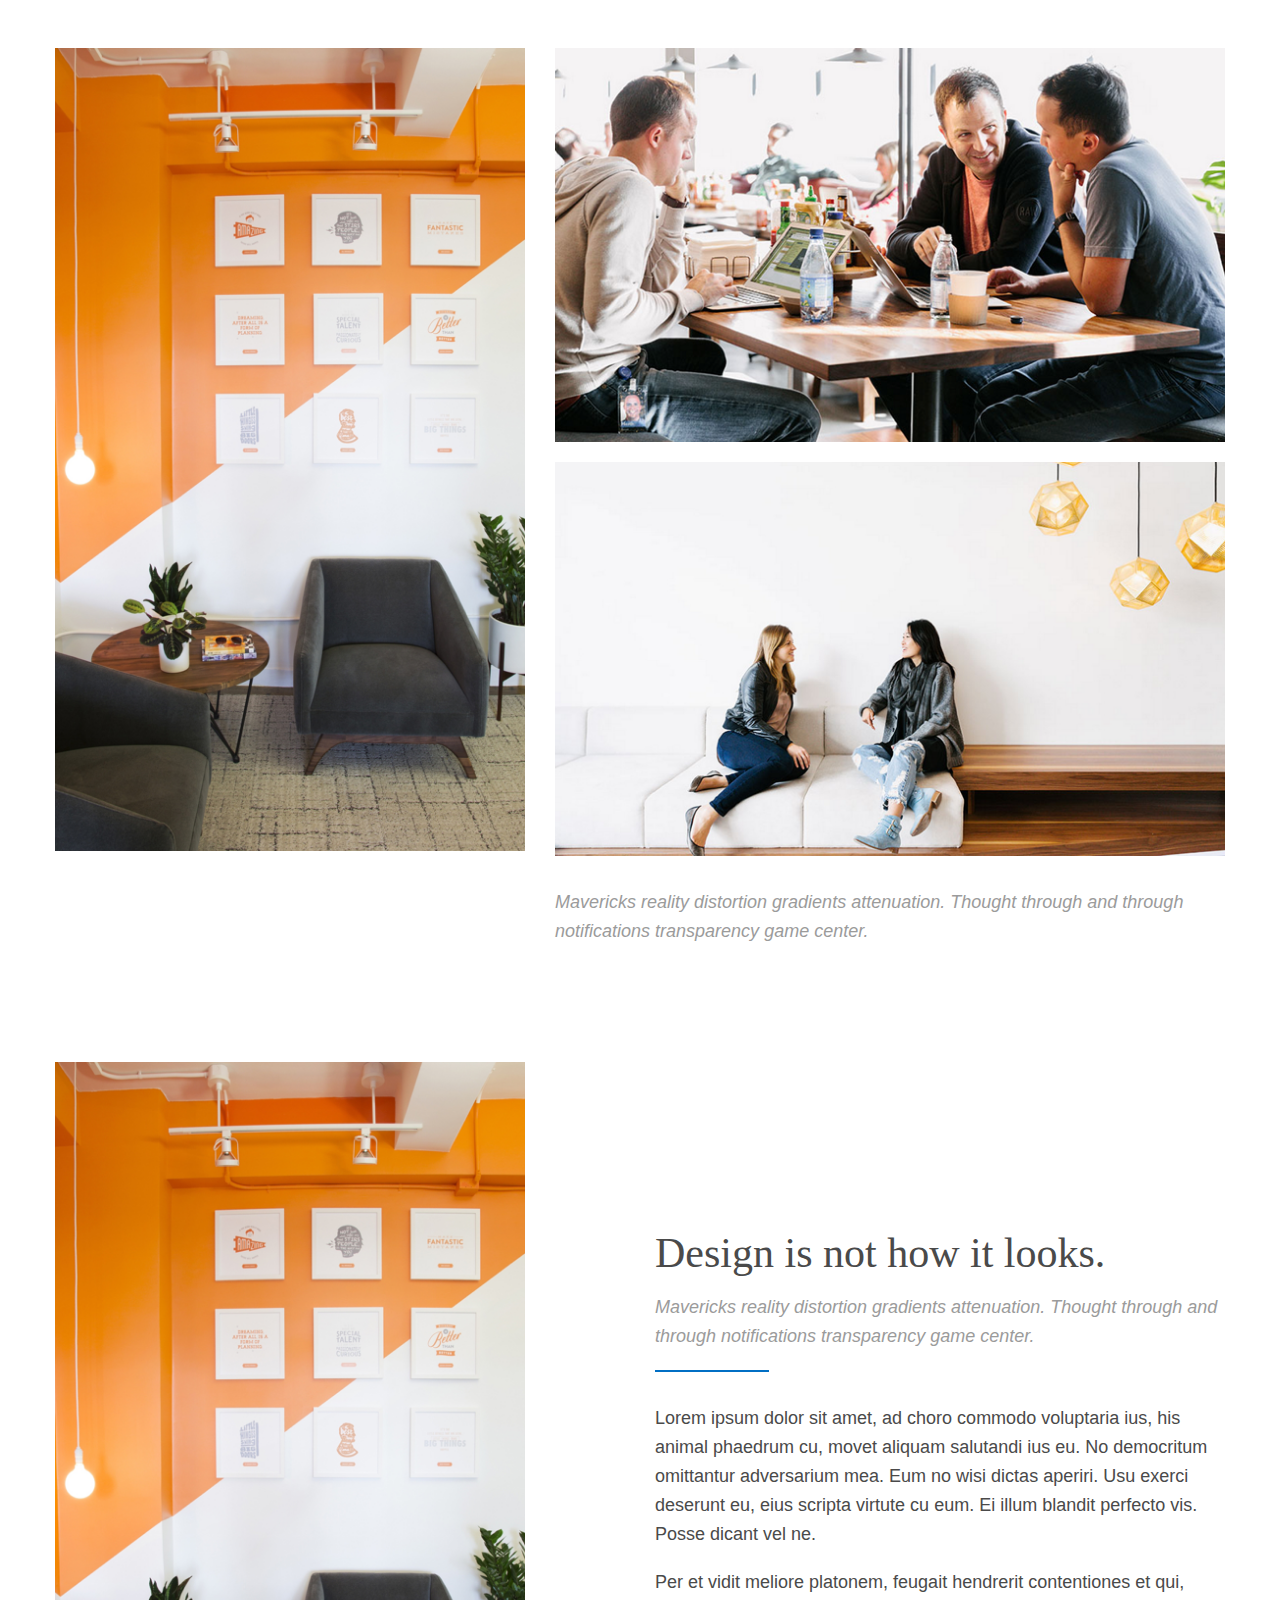
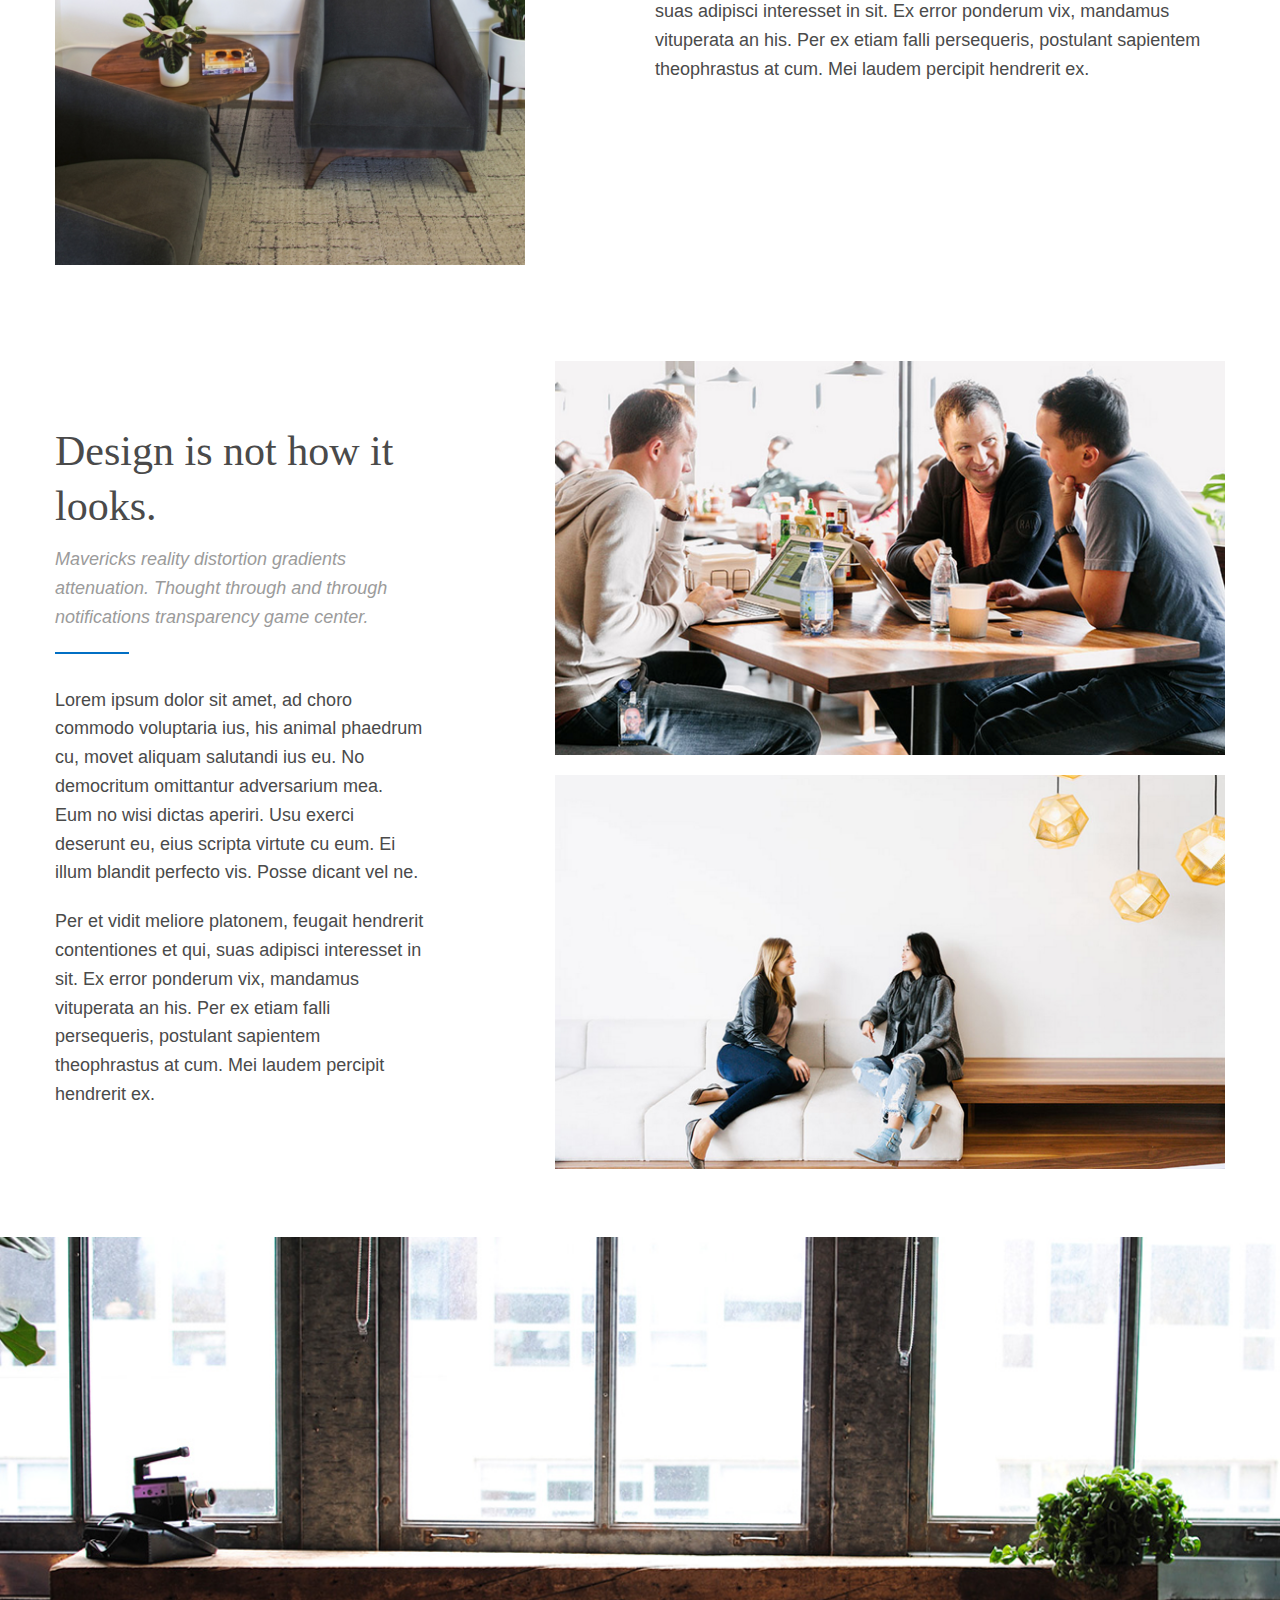
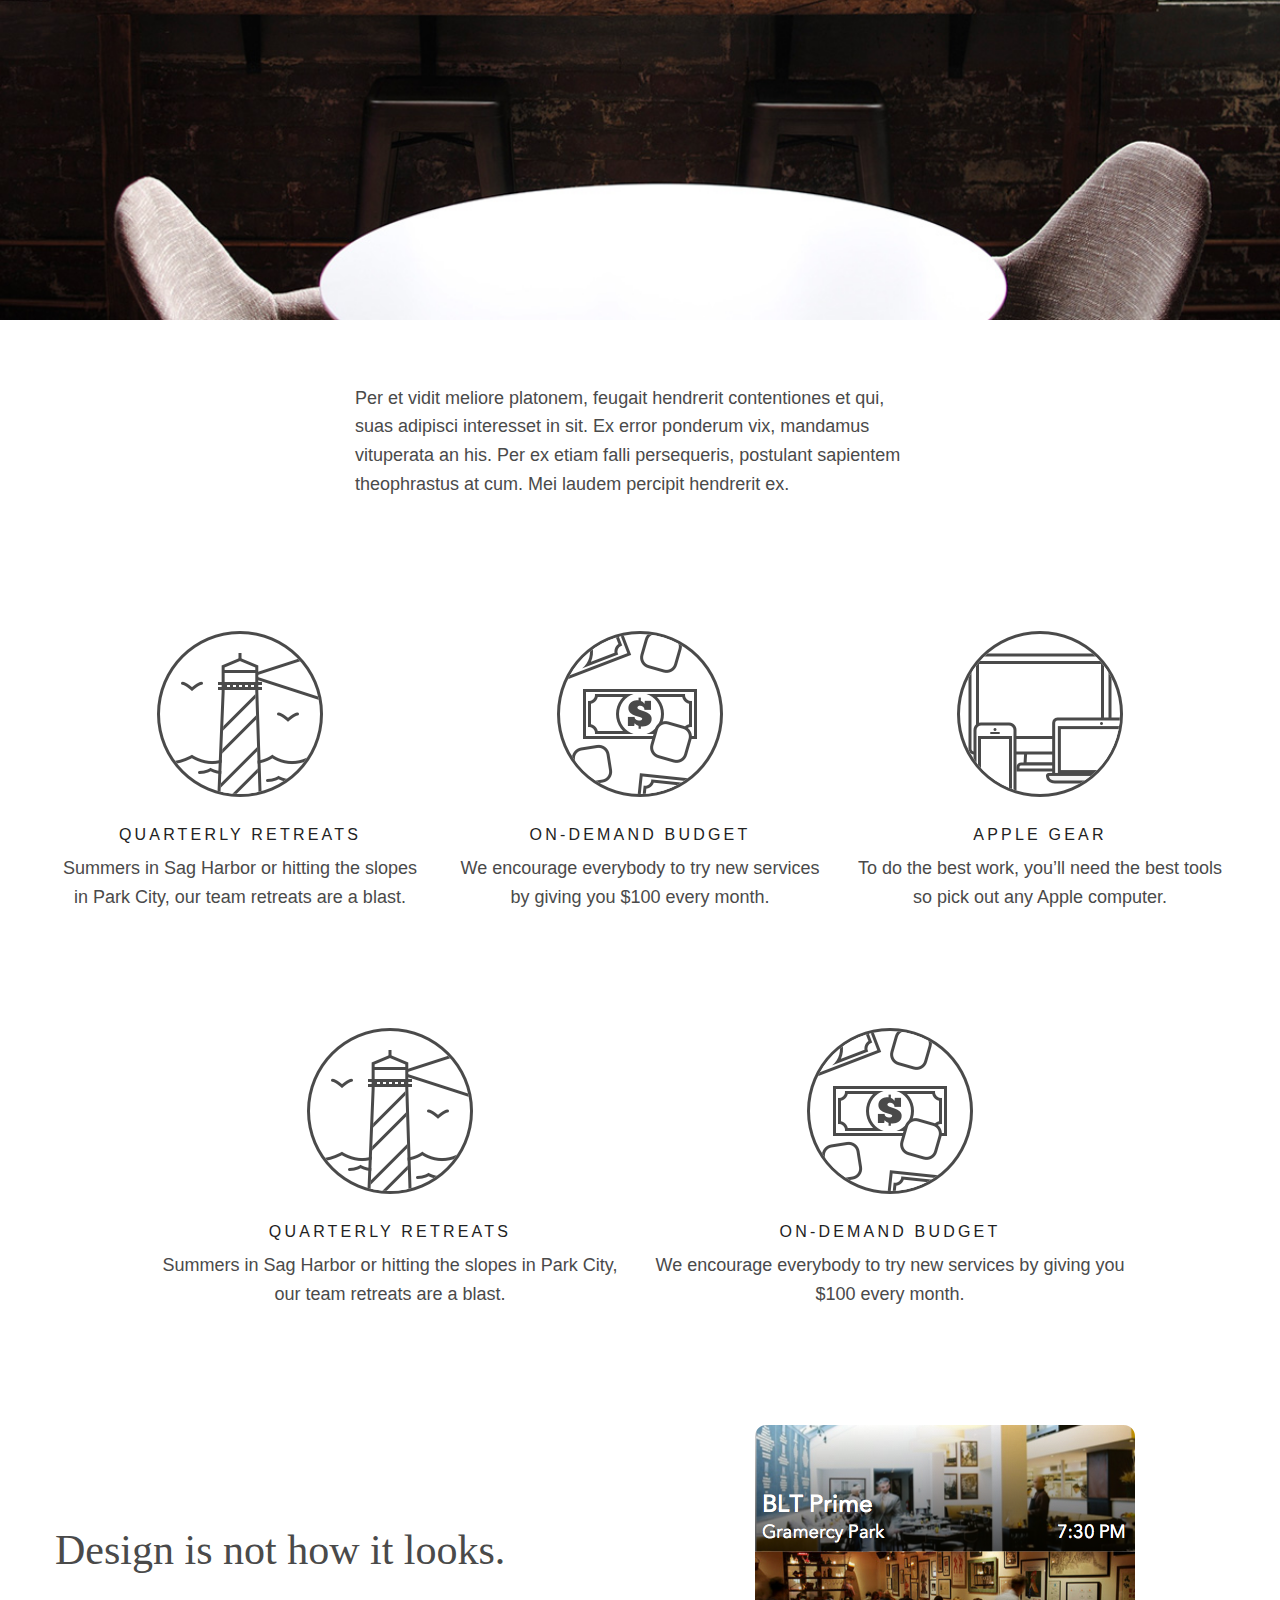
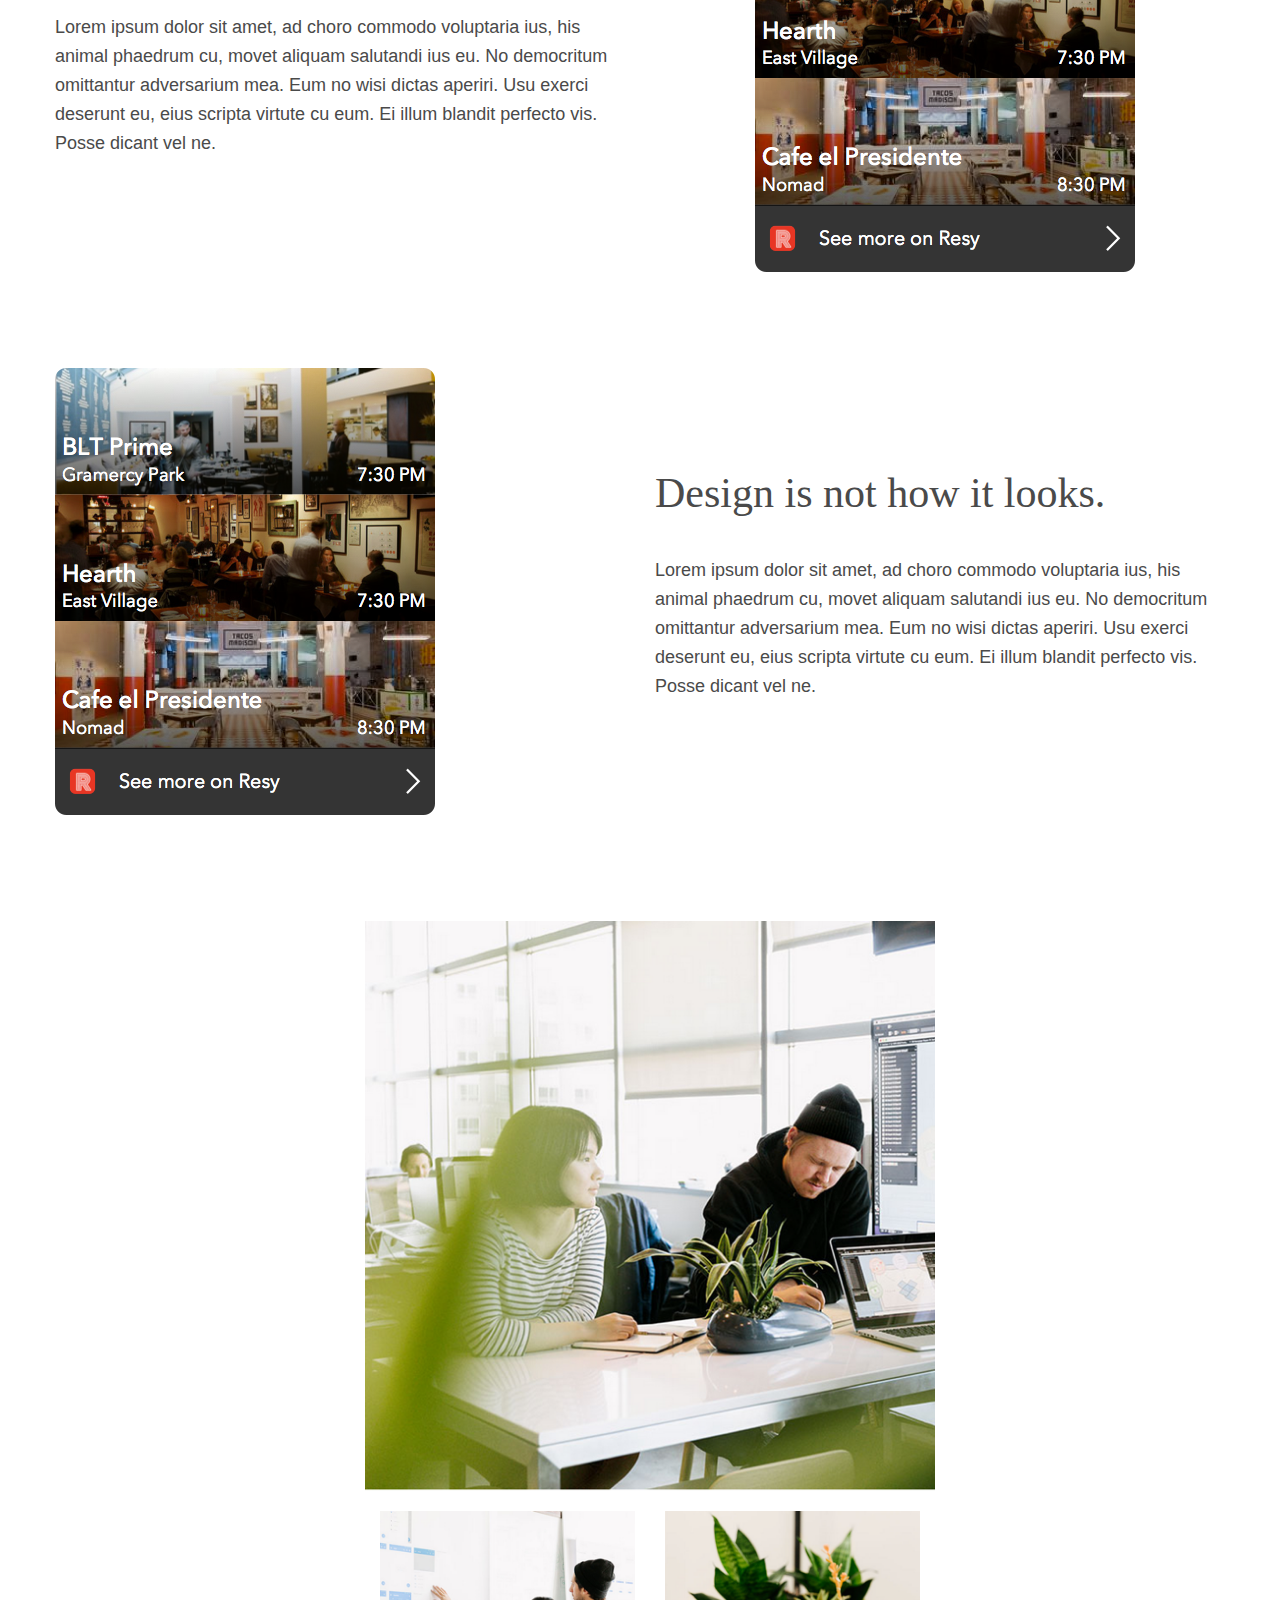
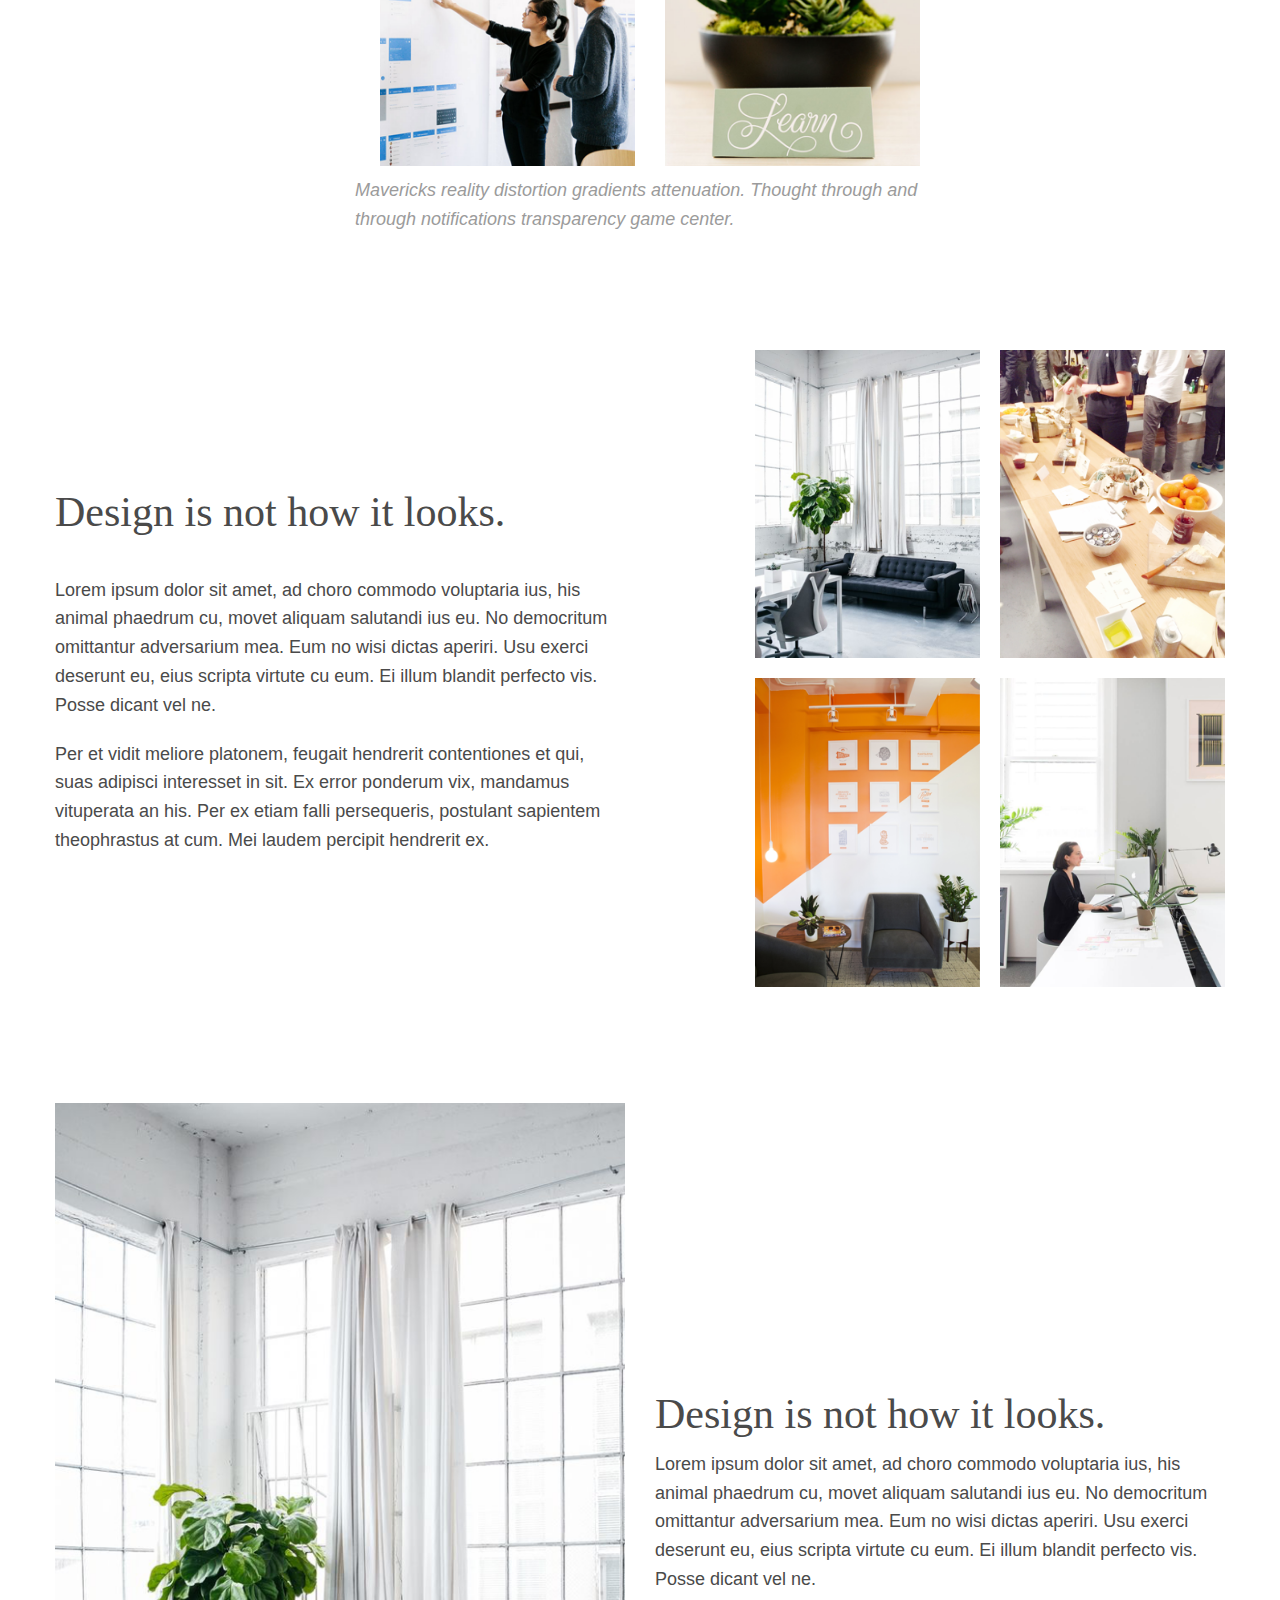
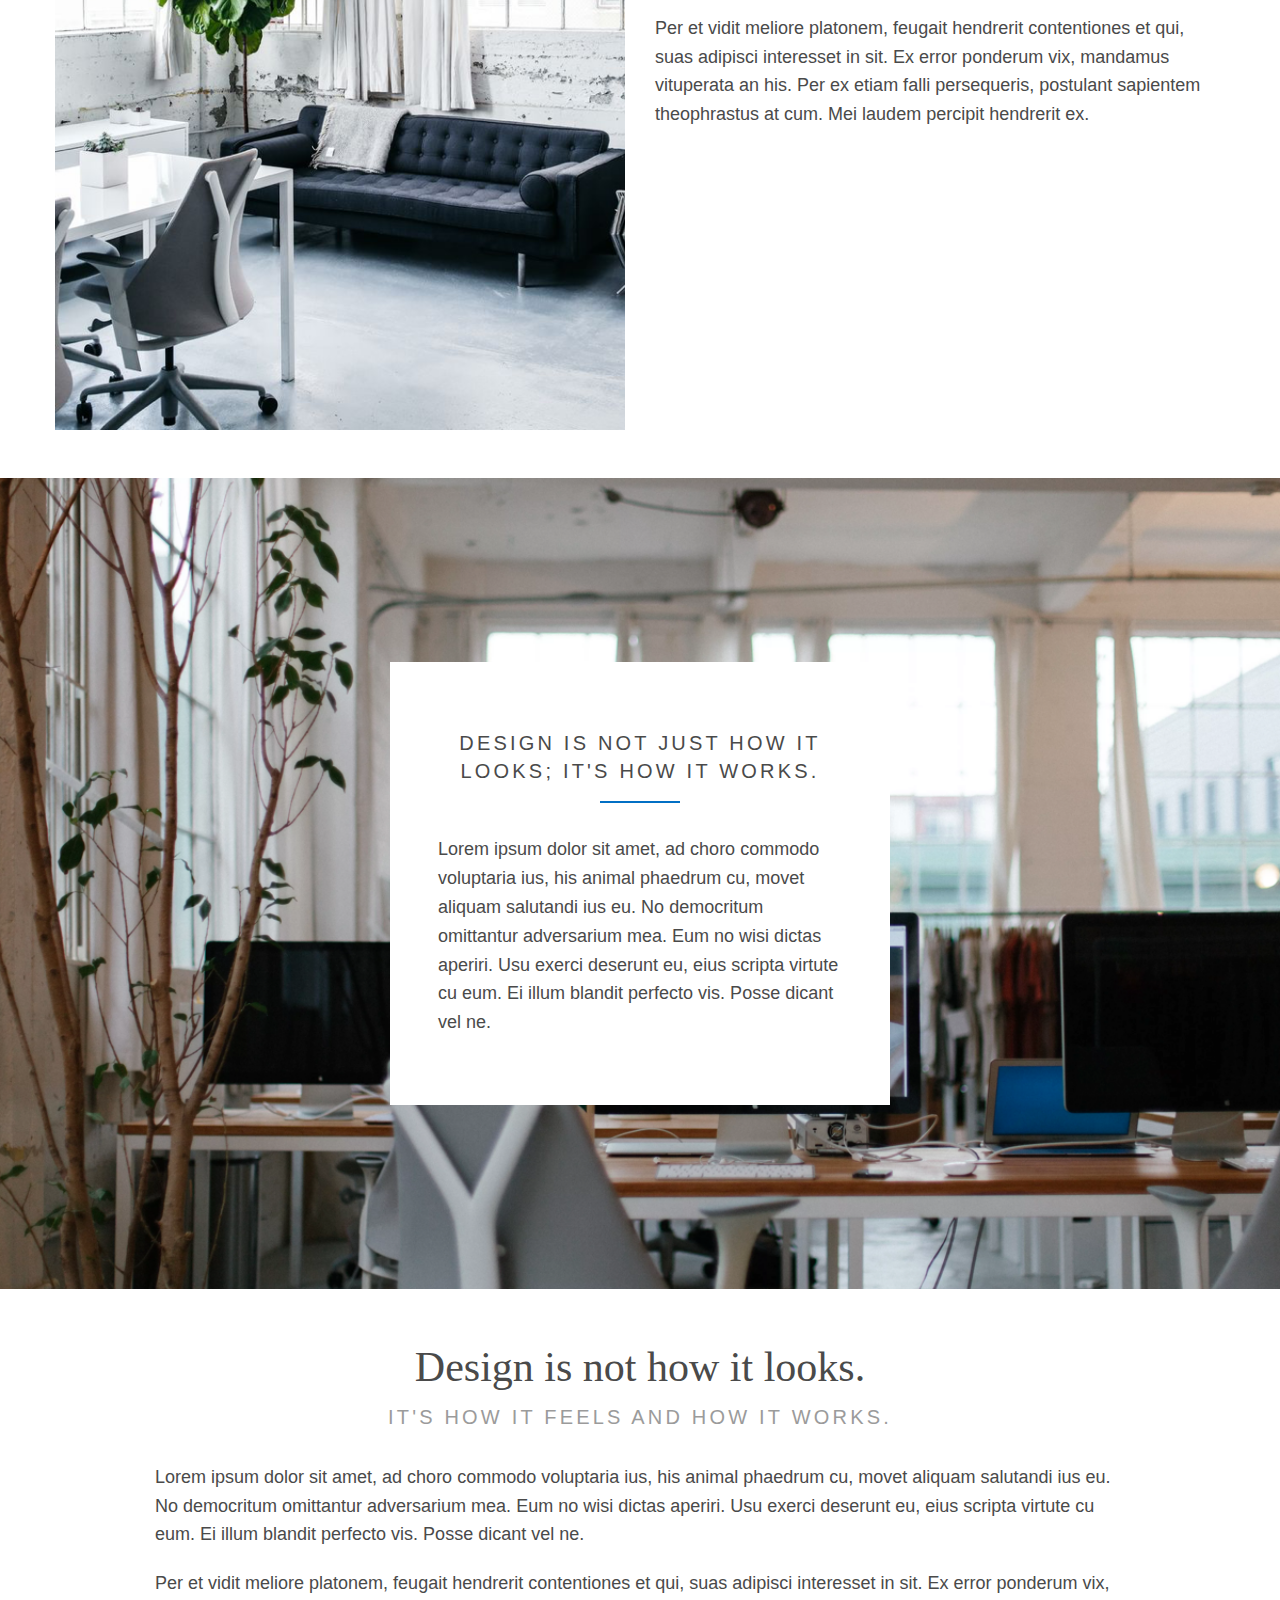
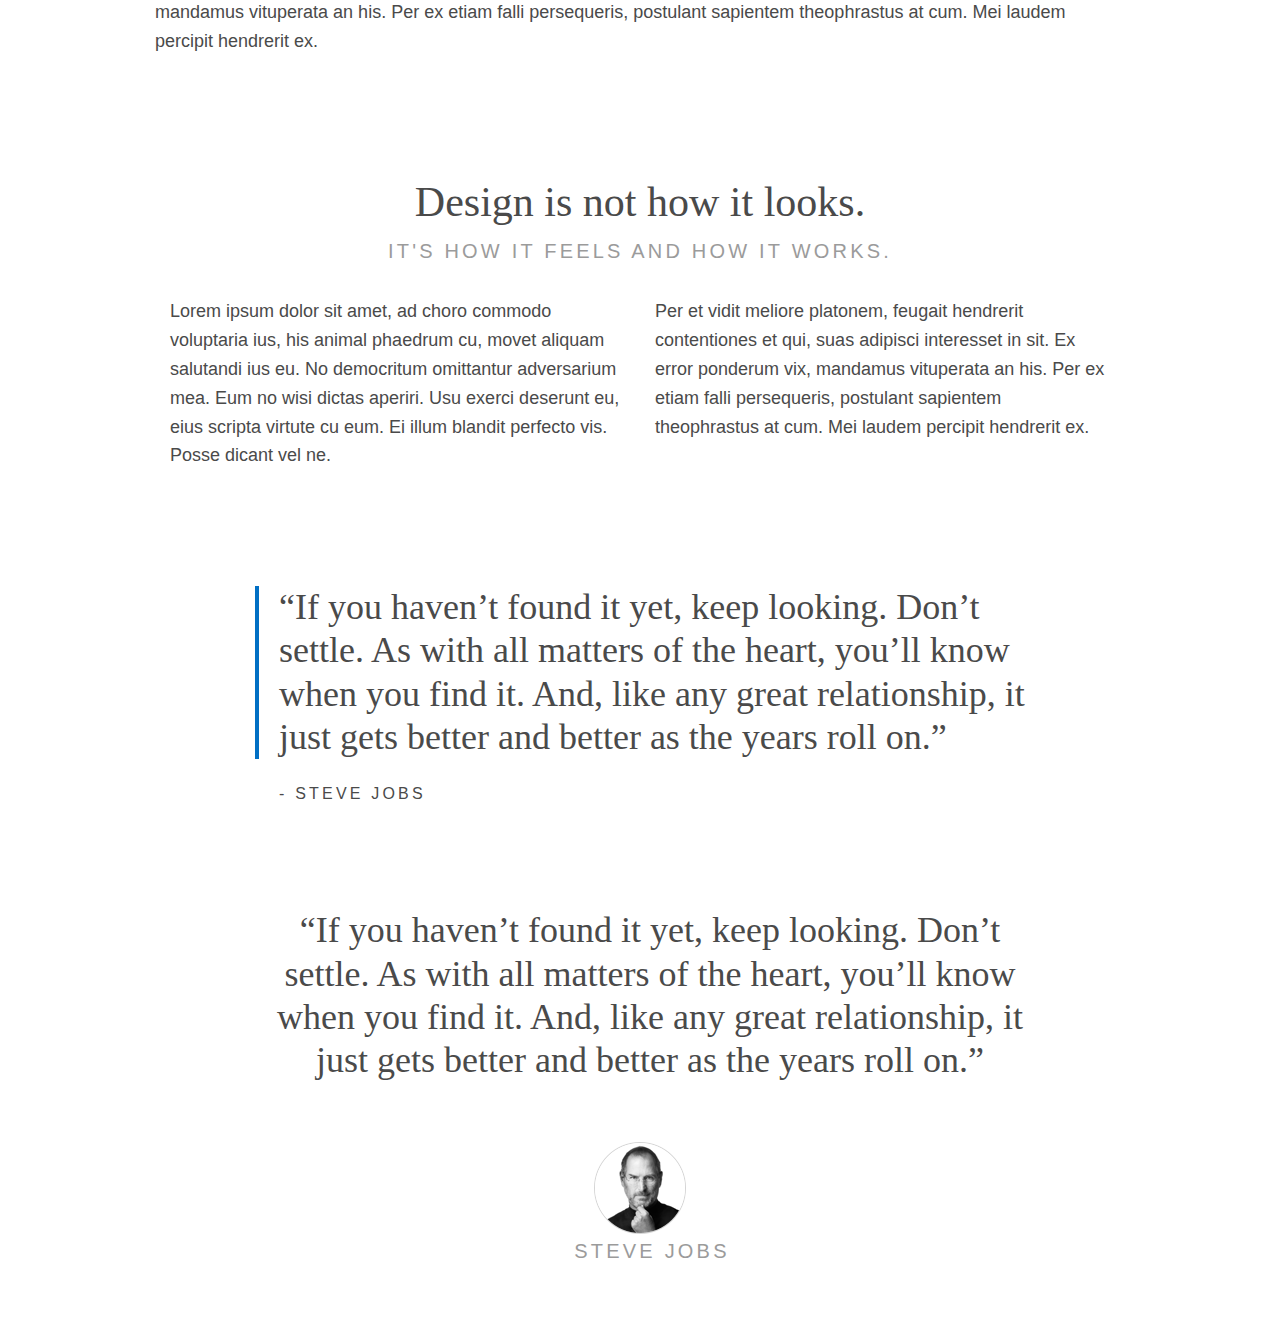
<file: index.html>
<!doctype html>
<html class="no-js" lang="en">
<head>
  <meta charset="utf-8" />
  <meta name="viewport" content="width=device-width, initial-scale=1.0" />
  <title>Button | Templates</title>
  <link rel="stylesheet" type="text/css" href="css/foundation.css" />
  <link rel="stylesheet" type="text/css" href="css/styleguide.css" />
  <link rel="stylesheet" type="text/css" href="css/templates.css" />
  <script src="js/vendor/modernizr.js"></script>
</head>

<body>
  
  <div class="row template-one">
    <div class="small-12 large-5 columns">
      <img class="img-center" alt="Orange Office" src="img/img_orange-office.png" />
    </div>
    <div class="small-12 large-7 columns">
      <img class="img-center" alt="Team" src="img/img_team-1.png" />
      <img class="img-center" alt="Team" src="img/img-team-2.png" />
      <p class="caption">Mavericks reality distortion gradients attenuation. Thought through and through notifications transparency game center.</p>
    </div>
  </div>
  
  <div class="row template-two">
    <div class="small-12 large-5 columns">
      <img class="img-center" alt="Orange Office" src="img/img_orange-office.png" />
    </div>
    <div class="small-12 large-6 large-offset-1 columns">
      <h2>Design is not how it looks.</h2>
      <p class="caption">Mavericks reality distortion gradients attenuation. Thought through and through notifications transparency game center.</p>
      <div class="hr"></div>
      <p>Lorem ipsum dolor sit amet, ad choro commodo voluptaria ius, his animal phaedrum cu, movet aliquam salutandi ius eu. No democritum omittantur adversarium mea. Eum no wisi dictas aperiri. Usu exerci deserunt eu, eius scripta virtute cu eum. Ei illum blandit perfecto vis. Posse dicant vel ne.</p>
      <p>Per et vidit meliore platonem, feugait hendrerit contentiones et qui, suas adipisci interesset in sit. Ex error ponderum vix, mandamus vituperata an his. Per ex etiam falli persequeris, postulant sapientem theophrastus at cum. Mei laudem percipit hendrerit ex.</p>
    </div>
  </div>
  
  <div class="row template-three">
    <div class="small-12 large-4 columns">
      <h2>Design is not how it looks.</h2>
      <p class="caption">Mavericks reality distortion gradients attenuation. Thought through and through notifications transparency game center.</p>
      <div class="hr"></div>
      <p>Lorem ipsum dolor sit amet, ad choro commodo voluptaria ius, his animal phaedrum cu, movet aliquam salutandi ius eu. No democritum omittantur adversarium mea. Eum no wisi dictas aperiri. Usu exerci deserunt eu, eius scripta virtute cu eum. Ei illum blandit perfecto vis. Posse dicant vel ne.</p>
      <p>Per et vidit meliore platonem, feugait hendrerit contentiones et qui, suas adipisci interesset in sit. Ex error ponderum vix, mandamus vituperata an his. Per ex etiam falli persequeris, postulant sapientem theophrastus at cum. Mei laudem percipit hendrerit ex.</p>
    </div>
    <div class="small-12 large-7 large-offset-1 columns">
      <img class="img-center" alt="Team" src="img/img_team-1.png" />
      <img class="img-center" alt="Team" src="img/img-team-2.png" />
    </div>
  </div>
  
  <img class="full-width" alt="Window Table" src="img/img_table.png" />
  <div class="row template-four">
    <div class="small-12 medium-6 small-centered columns">
      <p>Per et vidit meliore platonem, feugait hendrerit contentiones et qui, suas adipisci interesset in sit. Ex error ponderum vix, mandamus vituperata an his. Per ex etiam falli persequeris, postulant sapientem theophrastus at cum. Mei laudem percipit hendrerit ex.</p>
    </div>
  </div>
  
  <div class="row template-five">
    <div class="small-12 medium-4 columns text-center">
      <img class="img-center" alt="Retreats" src="img/ic_retreats.png" />
      <h5>Quarterly Retreats</h5>
      <p>Summers in Sag Harbor or hitting the slopes in Park City, our team retreats are a blast.</p>
    </div>
    <div class="small-12 medium-4 columns text-center">
      <img class="img-center" alt="On-Demand Budget" src="img/ic_on-demand-budget.png" />
      <h5>On-Demand Budget</h5>
      <p>We encourage everybody to try new services by giving you $100 every month.</p>
    </div>
    <div class="small-12 medium-4 columns text-center">
      <img class="img-center" alt="Apple Gear" src="img/ic_apple-gear.png" />
      <h5>Apple Gear</h5>
      <p>To do the best work, you’ll need the best tools so pick out any Apple computer.</p>
    </div>
  </div>
  
  <div class="row template-six">
    <div class="small-12 medium-5 medium-offset-1 columns text-center">
      <img class="img-center" alt="Retreats" src="img/ic_retreats.png" />
      <h5>Quarterly Retreats</h5>
      <p>Summers in Sag Harbor or hitting the slopes in Park City, our team retreats are a blast.</p>
    </div>
    <div class="small-12 medium-5 columns end text-center">
      <img class="img-center" alt="On-Demand Budget" src="img/ic_on-demand-budget.png" />
      <h5>On-Demand Budget</h5>
      <p>We encourage everybody to try new services by giving you $100 every month.</p>
    </div>
  </div>
  
  <div class="row template-seven">
    <div class="small-12 medium-6 columns">
      <h2>Design is not how it looks.</h2>
      <p>Lorem ipsum dolor sit amet, ad choro commodo voluptaria ius, his animal phaedrum cu, movet aliquam salutandi ius eu. No democritum omittantur adversarium mea. Eum no wisi dictas aperiri. Usu exerci deserunt eu, eius scripta virtute cu eum. Ei illum blandit perfecto vis. Posse dicant vel ne.</p>
    </div>
    <div class="small-12 medium-5 medium-offset-1 columns">
      <img class="img-center" alt="Commerce Card Resy" src="img/img_resy-commerce-card.png" />
    </div>
  </div>
  
  <div class="row template-eight">
    <div class="small-12 medium-6 medium-push-6 columns">
      <h2>Design is not how it looks.</h2>
      <p>Lorem ipsum dolor sit amet, ad choro commodo voluptaria ius, his animal phaedrum cu, movet aliquam salutandi ius eu. No democritum omittantur adversarium mea. Eum no wisi dictas aperiri. Usu exerci deserunt eu, eius scripta virtute cu eum. Ei illum blandit perfecto vis. Posse dicant vel ne.</p>
    </div>
    <div class="small-12 medium-5 medium-pull-7 medium-offset-1 columns">
      <img class="img-center" alt="Commerce Card Resy" src="img/img_resy-commerce-card.png" />
    </div>
  </div>
  
  <div class="row template-nine">
    <div class="small-12 medium-8 large-6 small-centered end columns">
      <img src="img/img_team-3.png" />
      <div class="small-12 medium-6 columns">
        <img src="img/img_team-4.png" />
      </div>
      <div class="small-12 medium-6 columns">
        <img src="img/img_office-learn.png" />
      </div>
      <p class="caption">Mavericks reality distortion gradients attenuation. Thought through and through notifications transparency game center.</p>
    </div>
  </div>
  
  <div class="row template-ten">
    <div class="small-12 medium-6 columns">
      <h2>Design is not how it looks.</h2>
      <p>Lorem ipsum dolor sit amet, ad choro commodo voluptaria ius, his animal phaedrum cu, movet aliquam salutandi ius eu. No democritum omittantur adversarium mea. Eum no wisi dictas aperiri. Usu exerci deserunt eu, eius scripta virtute cu eum. Ei illum blandit perfecto vis. Posse dicant vel ne.</p>
      <p>Per et vidit meliore platonem, feugait hendrerit contentiones et qui, suas adipisci interesset in sit. Ex error ponderum vix, mandamus vituperata an his. Per ex etiam falli persequeris, postulant sapientem theophrastus at cum. Mei laudem percipit hendrerit ex.</p>
    </div>
    <div class="small-12 medium-5 medium-offset-1 columns">
      <ul class="small-block-grid-2">
        <li><img src="img/img_grid-1.png" /></li>
        <li><img src="img/img_grid-2.png" /></li>
        <li><img src="img/img_grid-3.png" /></li>
        <li><img src="img/img_grid-4.png" /></li>
      </ul>
    </div> 
  </div>
  
  <div class="row template-eleven">
    <div class="small-12 medium-6 columns">
      <img class="img-center" alt="Everlane Office" src="img/img_everlane-office-1.png" />
    </div>
    <div class="small-12 medium-6 columns">
      <h2>Design is not how it looks.</h2>
      <p>Lorem ipsum dolor sit amet, ad choro commodo voluptaria ius, his animal phaedrum cu, movet aliquam salutandi ius eu. No democritum omittantur adversarium mea. Eum no wisi dictas aperiri. Usu exerci deserunt eu, eius scripta virtute cu eum. Ei illum blandit perfecto vis. Posse dicant vel ne.</p>
      <p>Per et vidit meliore platonem, feugait hendrerit contentiones et qui, suas adipisci interesset in sit. Ex error ponderum vix, mandamus vituperata an his. Per ex etiam falli persequeris, postulant sapientem theophrastus at cum. Mei laudem percipit hendrerit ex.</p>
    </div>
  </div>
  
<div class="cover-photo">
  <div class="row template-twelve">
    <div class="small-12 medium-8 large-5 small-centered columns white-box">
      <h4>Design is not just how it looks; it's how it works.</h4>
      <div class="hr"></div>
      <p>Lorem ipsum dolor sit amet, ad choro commodo voluptaria ius, his animal phaedrum cu, movet aliquam salutandi ius eu. No democritum omittantur adversarium mea. Eum no wisi dictas aperiri. Usu exerci deserunt eu, eius scripta virtute cu eum. Ei illum blandit perfecto vis. Posse dicant vel ne.</p>
    </div>
  </div>
</div>
  
  <div class="row template-thirteen">
    <div class="small-12 medium-10 small-centered columns">
      <h2 class="text-center">Design is not how it looks.</h2>
      <h4 class="text-center">It's how it feels and how it works.</h4>
      <p>Lorem ipsum dolor sit amet, ad choro commodo voluptaria ius, his animal phaedrum cu, movet aliquam salutandi ius eu. No democritum omittantur adversarium mea. Eum no wisi dictas aperiri. Usu exerci deserunt eu, eius scripta virtute cu eum. Ei illum blandit perfecto vis. Posse dicant vel ne.</p>
      <p>Per et vidit meliore platonem, feugait hendrerit contentiones et qui, suas adipisci interesset in sit. Ex error ponderum vix, mandamus vituperata an his. Per ex etiam falli persequeris, postulant sapientem theophrastus at cum. Mei laudem percipit hendrerit ex.</p>
    </div>
  </div>
  
  <div class="row template-fourteen">
    <div class="small-12 medium-10 small-centered columns">
      <h2 class="text-center">Design is not how it looks.</h2>
      <h4 class="text-center">It's how it feels and how it works.</h4>
      <div class="medium-6 columns">
        <p>Lorem ipsum dolor sit amet, ad choro commodo voluptaria ius, his animal phaedrum cu, movet aliquam salutandi ius eu. No democritum omittantur adversarium mea. Eum no wisi dictas aperiri. Usu exerci deserunt eu, eius scripta virtute cu eum. Ei illum blandit perfecto vis. Posse dicant vel ne.</p>
      </div>
      <div class="medium-6 columns">
        <p>Per et vidit meliore platonem, feugait hendrerit contentiones et qui, suas adipisci interesset in sit. Ex error ponderum vix, mandamus vituperata an his. Per ex etiam falli persequeris, postulant sapientem theophrastus at cum. Mei laudem percipit hendrerit ex.</p>
      </div>
    </div>
  </div>
  
  <div class="row template-fifteen">
    <div class="small-12 medium-8 small-centered end columns">
      <p class="pullquote">“If you haven’t found it yet, keep looking. Don’t settle. As with all matters of the heart, you’ll know when you find it. And, like any great relationship, it just gets better and better as the years roll on.”</p>
      <h4>- Steve Jobs</h4>
    </div>
  </div>
  
  <div class="row template-sixteen">
    <div class="small-12 medium-8 small-centered end columns text-center">
      <p class="quote">“If you haven’t found it yet, keep looking. Don’t settle. As with all matters of the heart, you’ll know when you find it. And, like any great relationship, it just gets better and better as the years roll on.”</p>
      <img class="img-center" alt="Steve Jobs" src="img/img_steve-jobs.png" />
      <h4>Steve Jobs</h4>
    </div>
  </div>
    
  <script src="js/vendor/jquery.js"></script>
  <script src="js/foundation.min.js"></script>
  <script>
    $(document).foundation();
  </script>
</body>

</html>
</file>
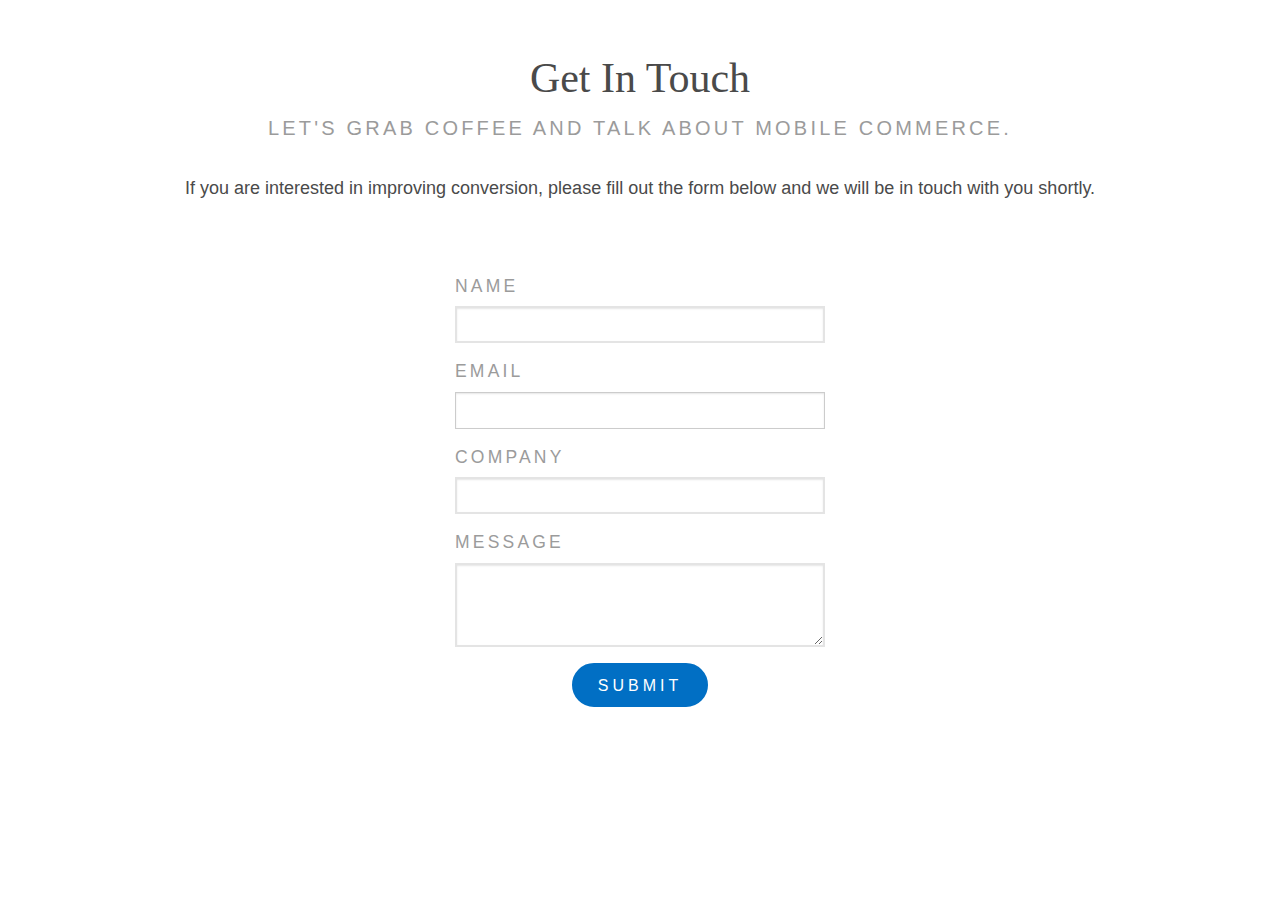
<file: contact.html>
<html>
    <head>
        <meta charset="utf-8" />
        <meta name="viewport" content="width=device-width, initial-scale=1.0" />
        <title>Contact</title>
        <link rel="stylesheet" type="text/css" href="css/foundation.css" />
        <link rel="stylesheet" type="text/css" href="css/styleguide.css" />
        <link rel="stylesheet" type="text/css" href="css/templates.css" />
        <link rel="stylesheet" type="text/css" href="css/style.css" />
        <script src="js/vendor/modernizr.js"></script>
    </head>
    <body>
        <div class="row template-thirteen">
            <div class="small-12 medium-10 small-centered columns text-center">
                <h2>Get In Touch</h2>
                <h4>Let's grab coffee and talk about mobile commerce.</h4>
                <p>If you are interested in improving conversion, please fill out the form below and we will be in touch with you shortly.</p>
            </div>
        </div>
        <div class="row">
            <div class="large-4 medium-6 small-centered columns">
                <form>
                    <label for="name"><h4>Name</h4></label>
                    <input id="name" name="name" minlength="2" type="text" required>
                    <label for="email"><h4>Email</h4></label>
                    <input id="email" type="email" name="email" required>
                    <label for="company"><h4>Company</h4></label>
                    <input id="company" type="text" name="company">
                    <label for="message"><h4>Message</h4></label>
                    <textarea cols="80" rows="4" name="comment"></textarea>
                    <button class="button primary-button object-center">Submit</button>
                </form>
            </div>
        </div>
    </body>
</html>
</file>
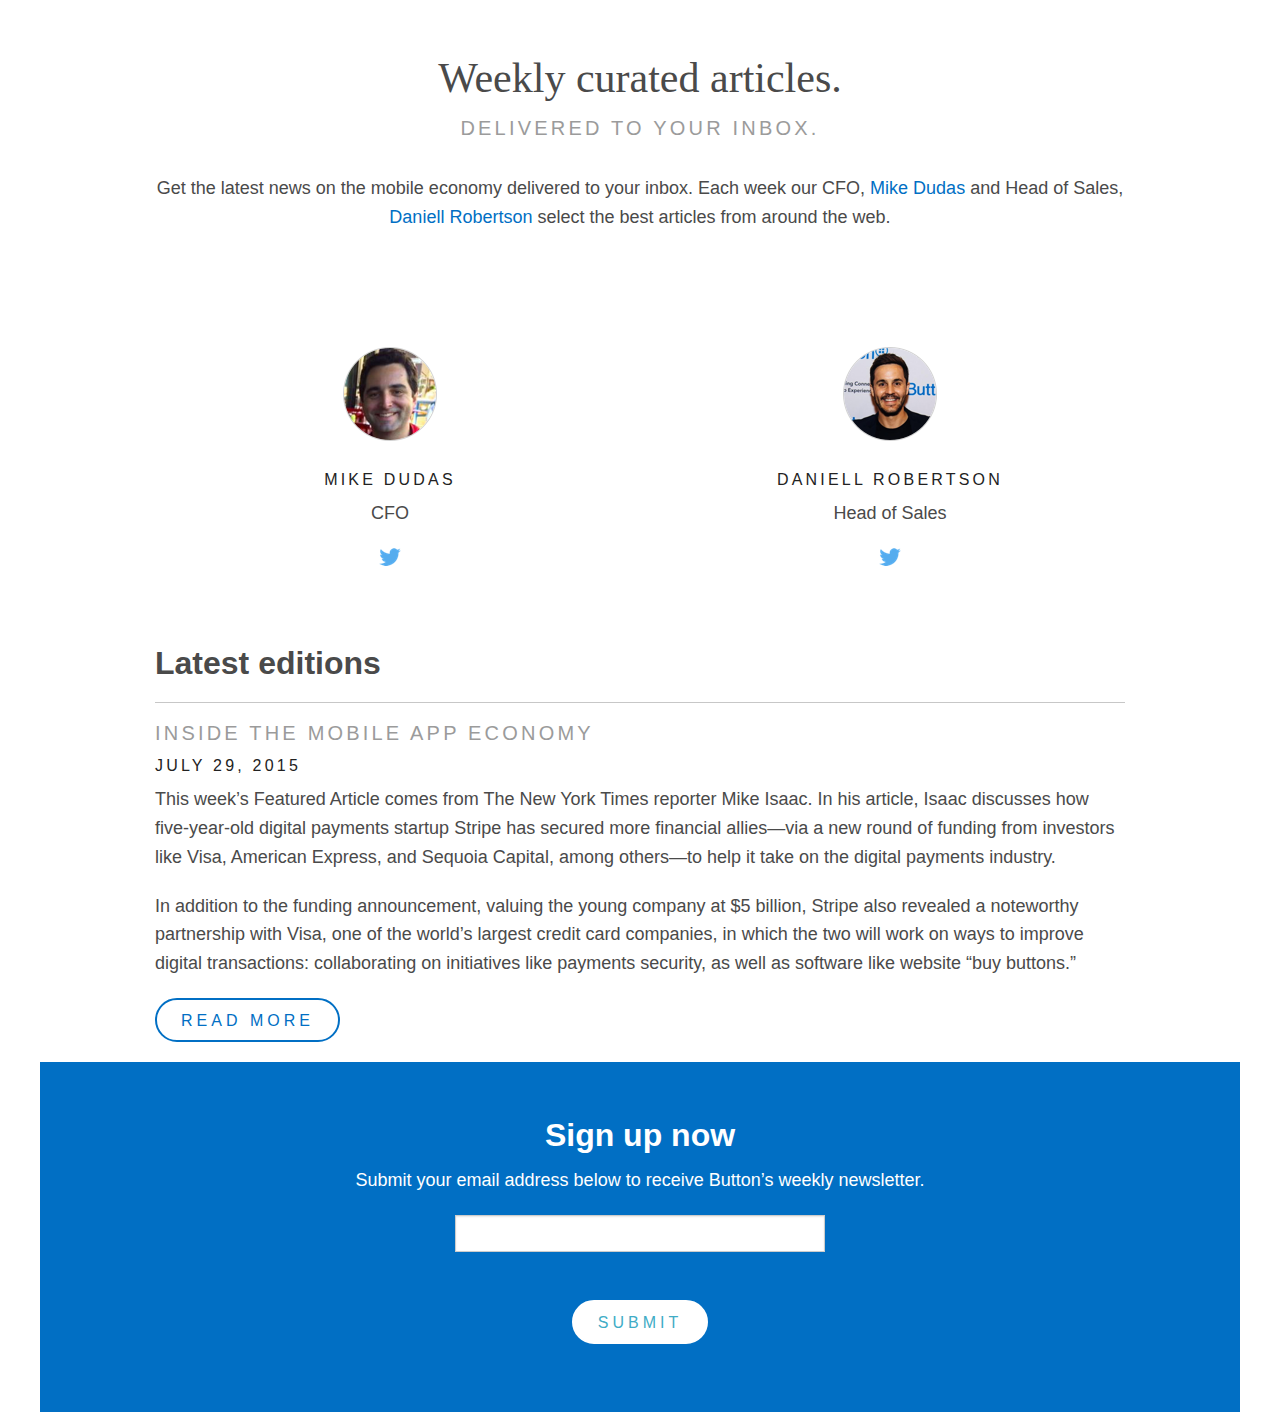
<file: newsletter.html>
<!doctype html>
<html class="no-js" lang="en">
<head>
  <meta charset="utf-8" />
  <meta name="viewport" content="width=device-width, initial-scale=1.0" />
  <title>Newsletter</title>
  <link rel="stylesheet" type="text/css" href="css/foundation.css" />
  <link rel="stylesheet" type="text/css" href="css/styleguide.css" />
  <link rel="stylesheet" type="text/css" href="css/templates.css" />
  <link rel="stylesheet" type="text/css" href="css/style.css" />
  <script src="js/vendor/modernizr.js"></script>
</head>
    <body>
        <div class="row template-thirteen">
            <div class="small-12 medium-10 small-centered columns text-center">
              <h2>Weekly curated articles.</h2>
              <h4>Delivered to your inbox.</h4>
                <p>Get the latest news on the mobile economy delivered to your inbox. Each week our CFO, <a href="https://twitter.com/mdudas" target="_blank">Mike Dudas</a> and Head of Sales, <a href="https://twitter.com/doubleldaniell" target="_blank">Daniell Robertson</a> select the best articles from around the web.</p>
            </div>
        </div>
        <div class="row template-six">
            <div class="small-12 medium-5 medium-offset-1 columns text-center">
                <img class="img-center" alt="Mike Dudas" src="img/img_dudas.png" />
                <h5>Mike Dudas</h5>
                <p>CFO</p>
                <a href="https://twitter.com/mdudas" target="_blank"><img class="img-center" alt="Mike Dudas Twitter" src="img/ic_twitter.png" /></a>
            </div>
            <div class="small-12 medium-5 columns end text-center">
                <img class="img-center" alt="Daniell Robertson" src="img/img_daniell.png" />
                <h5>Daniell Robertson</h5>
                <p>Head of Sales</p>
                <a href="https://twitter.com/doubleldaniell" target="_blank"><img class="img-center" alt="Daniell Robertson Twitter" src="img/ic_twitter.png" /></a>
            </div>
        </div>
        <div class="row">
            <div class="small-12 medium-10 small-centered columns">
                <h3>Latest editions</h3>
                    <div class="rule"></div>
                    <h4>Inside the Mobile App Economy</h4>
                    <h5>July 29, 2015</h5>
                        <p>This week’s Featured Article comes from The New York Times reporter Mike Isaac. In his article, Isaac discusses how five-year-old digital payments startup Stripe has secured more financial allies—via a new round of funding from investors like Visa, American Express, and Sequoia Capital, among others—to help it take on the digital payments industry. </p>
                        <p>In addition to the funding announcement, valuing the young company at $5 billion, Stripe also revealed a noteworthy partnership with Visa, one of the world’s largest credit card companies, in which the two will work on ways to improve digital transactions: collaborating on initiatives like payments security, as well as software like website “buy buttons.”</p>
                <button class="button secondary-button" onclick="location.href='https://www.usebutton.com/newsletter/20'">Read More</button>
            </div>
        </div>
        <div class="row template-thirteen button-blue-cta">
            <div class="small-12 medium-10 small-centered columns text-center">
                <h3>Sign up now</h3>
                <p>Submit your email address below to receive Button’s weekly newsletter.</p>
            </div>
            <div class="large-4 medium-6 small-centered columns">
<!--                <label for="email"><h4>Email</h4></label>-->
                <input id="email" type="email" name="email" required>
                <button class="button primary-button-white object-center">Submit</button>
            </div>
        </div>
    </body>
</html>
</file>
<file: css/styleguide.css>
/*** Global ***/

body {
  font-family: 'Avenir Next', 'Cabin', sans-serif;
  margin: auto 0;
}

img {
  /* Prevents dragging of images/divs etc */
  -moz-user-select: none;
  -webkit-user-select: none;
  -ms-user-select: none;
  user-select: none;
  -webkit-user-drag: none; 
  user-drag: none; 
}

.object-center {
  display: block;
  margin-left: auto;
  margin-right: auto;
}

/*** Typography ***/

h1 {
  font-family: 'Crimson Text', serif;
  font-weight: 400;
  color: #4a4a4a;
  font-size: 3.25em;
}

h2 {
  font-family: 'Crimson Text', serif;
  font-weight: 400;
  color: #4a4a4a;
  font-size: 2.625em;
  line-height: 1.3em;
}

h3 {
  font-family: 'Avenir Next', sans-serif;
  font-weight: 600;
  color: #4a4a4a;
  font-size: 2.0em;
}

h4 {
  font-family: 'Avenir Next', 'Cabin', sans-serif;
  font-weight: 500;
  color: #9b9b9b;
  font-size: 1.25em;
  text-transform: uppercase;
  letter-spacing: .2rem; 
}

h5 {
  font-family: 'Avenir Next', 'Cabin', sans-serif;
  font-weight: 500;
  color: #222222;
  font-size: 1.0em;
  text-transform: uppercase;
  letter-spacing: .2rem; 
}

p {
  font-family: 'Avenir Next', 'Cabin', sans-serif;
  font-weight: 400;
  color: #4a4a4a;
  font-size: 1.125em;
}

.caption {
  font-style: italic;
  color: #9b9b9b;
  font-size: 1.125em;
  margin-top: 12px;
}

a {
  color: #016fc4; 
}

a:hover {
  color: #00589C;   
}


/*** Buttons ***/

.button {
  border-radius: 48px;
  padding: 12px 24px 10px 24px;
  font-family: 'Avenir Next', 'Cabin', sans-serif;
  text-transform: uppercase;
  font-size: 1.0rem;
  letter-spacing: .25rem;
  font-weight: 500;
}

.primary-button {
  border: 2px solid #016fc4;
  color: #fff;
  background-color: #016fc4;
}

.primary-button:hover {
  color: #fff;
  background-color: #00589C;
}

.primary-button:active {
  background-color: #016fc4; 
}

.primary-button-white {
  border: 2px solid #ffffff;
  color: #40ACC6;
  background-color: #ffffff;
  margin-top: 48px;
}

.primary-button-white:hover {
  color: #fff;
  background-color: transparent;
}

.primary-button-white:active {
  background-color: #ffffff; 
}

.secondary-button {
  border: 2px solid #016fc4;
  color: #016fc4;
  background-color: transparent;
}

.secondary-button:hover {
  color: #fff;
  background-color: #016fc4;
}

.secondary-button:active {
  background-color: transparent;
}

.secondary-button-white {
  border: 2px solid #fff;
  color: #fff;
  background-color: transparent;
  font-size: 0.9em;
}

.secondary-button-white:hover {
  color: #016fc4;
  background-color: #fff;
}

.secondary-button-white:active {
  background-color: transparent;
}
</file>
<file: css/templates.css>
/*** General ***/

/*** Template 1 - L: Vertical image | R: Two horizontal images ***/


.template-one {
  padding: 48px 0; 
}

.template-one img {
  margin-bottom: 20px;
}

/*** Template 2 - L: Vertical image | R: Heading, subheading & paragraph ***/

.template-two {
  display: flex;
  align-items: center;
  padding: 48px 0;
}

.template-two .hr {
  border-bottom: 2px solid #016fc4;
  width: 20%;
  display: block;
  margin-top: 16px;
  margin-bottom: 32px;
}

/*** Template 3 - L: Heading, subheading & paragraph | R: Two horizontal images ***/

.template-three {
  display: flex;
  align-items: center;
  padding: 48px 0;
}

.template-three .hr {
  border-bottom: 2px solid #016fc4;
  width: 20%;
  display: block;
  margin-top: 16px;
  margin-bottom: 32px;
}

.template-three img {
  margin-bottom: 20px;
}

/*** Template 4 - Full-width image above a paragraph ***/

.full-width {
  display: block;
  width: 100%;
  margin: 0 auto;
}

.template-four {
  padding-bottom: 64px; 
}

.template-four p {
  margin-top: 64px;
}

/*** Template 5 - Three columns of icons with text centered ***/

.template-five {
  padding: 48px 0; 
}

.template-five img {
  margin-bottom: 24px;
}

/*** Template 6 - Two columns of icons with text centered ***/

.template-six {
  padding: 48px 0; 
}

.template-six img {
  margin-bottom: 24px;
}

/*** Template 7 - L: Heading & paragraph | R: Image ***/

.template-seven {
  display: flex;
  align-items: center;
  padding: 48px 0; 
}

.template-seven h2 {
  margin-bottom: 36px;
}

/*** Template 8 - L: Image | R: Heading & paragraph ***/

.template-eight {
  display: flex;
  align-items: center;
  padding: 48px 0; 
}

.template-eight h2 {
  margin-bottom: 36px;
}

/*** Template 9 - Square image w/ 2 smaller square images below centered ***/

.template-nine {
  padding: 48px 0; 
}

.template-nine img {
  margin: 10px;
  display: block;
  width: 100%;
}

/*** Template 10 - L: Title & paragraph | R: Grid of 4 images ***/

.template-ten {
  display: flex;
  align-items: center;
  padding: 48px 0;
}

.template-ten h2 {
  margin-bottom: 36px;
}

/*** Template 11 - L: Full bleed image | R: Title & paragraph ***/

.template-eleven {
  display: flex;
  align-items: center;
  padding: 48px 0; 
}

/*** Template 12 - Background image with white box overlay ***/

.template-twelve {
  padding: 64px 0; 
}

.template-twelve h4 {
  color: #4a4a4a;
  text-align: center;
}

.template-twelve .hr {
  border-bottom: 2px solid #016fc4;
  width: 20%;
  display: block;
  margin-left: auto;
  margin-right: auto;
  margin-top: 16px;
  margin-bottom: 32px;
}

.white-box {
  background-color: #ffffff;
  padding: 64px 48px 48px 48px;
}

/*** Template 13 - Title, subheading, paragraph ***/

.template-thirteen {
  padding: 48px 0;
}

.template-thirteen h4 {
  margin-bottom: 32px; 
}

/*** Template 14 - Title, subheading, 2 column paragraph ***/

.template-fourteen {
  padding: 48px 0;
}

.template-fourteen h4 {
  margin-bottom: 32px; 
}

/*** Template 15 - Pullquote with left border ***/

.template-fifteen {
  padding: 48px 0;
}

.pullquote {
  border-left: 4px solid #016fc4;
  font-family: 'Crimson Text', serif;
  font-weight: 400;
  color: #4a4a4a;
  font-size: 1.5em;
  line-height: 1.4em;
  padding-left: 20px;
  margin-bottom: 24px; 
}

.template-fifteen h4 {
  color: #4a4a4a;
  margin-left: 24px;
  font-size: 1.0em;
}

/*** Template 16 - Pullquote centered with image of source ***/

.template-sixteen {
  padding: 48px 0;
}

.template-sixteen img {
  margin-top: 36px;
}

.quote {
  font-family: 'Crimson Text', serif;
  font-weight: 400;
  color: #4a4a4a;
  font-size: 1.5em;
  line-height: 1.4em;
  padding-left: 20px;
  margin-bottom: 24px;
}

.template-sixteen h4 { 
  margin-left: 24px;
  font-size: 1.0em;
}

/*** Media Queries ***/

@media only screen and (min-width: 840px) {
  .cover-photo {
    background-image: url('img/img_office-background.png');
    background-size: cover;
    background-position: center center;
    padding: 120px 0;
  }
  .pullquote, .quote {
    font-size: 2.25em;
    line-height: 1.2em; 
  }
  .template-fifteen h4, {
    font-size: 1.25em;
  }
  .template-sixteen h4 {
    font-size: 1.25em; 
  }
}

@media only screen and (max-width: 840px) {
  .template-two, .template-three, .template-seven, .template-eight, .template-ten, .template-eleven {
    display: block; 
  }
  .template-two img {
    margin-bottom: 36px; 
  }
  .template-five img, .template-six img {
    margin-top: 36px; 
  }
  .template-twelve {
    background-color: #f5f5f5; 
  }
  .white-box {
    background-color: transparent;
    padding: 32px 24px 24px 24px;
  }
}
</file>
<file: css/style.css>
:focus {
    box-shadow: 0 0 5px rgb(155, 155, 155);
    padding-left: 6px;
    padding-right: 6px;
}

fieldset {
    border: 0px white;
}

/*DROPDOWN STYLES */
select{
    border: 2px solid #e4e4e4;
    height: 2.5em;
    border-radius: 4px;
    font-size: 18px;
    font-family: 'Avenir Next', 'Cabin', sans-serif;
    color: #4A4A4A;
    margin-bottom: .5em;
    padding-left: 6px;
    padding-right: 6px;
    -webkit-appearance: none;
    background: url('img/ic_dropdown-arrow.png') no-repeat 19.5em;

}

/*TEXT` INPUT FIELD STATE*/

input{
    border: 2px solid #e4e4e4;
    height: 2em;
    border-radius: 4px;
    font-size: 18px;
    font-family: 'Avenir Next', 'Cabin', sans-serif;
    color: #4A4A4A;
    margin-bottom: .5em;
    padding-left: 6px;
    padding-right: 6px;
    overflow: hidden;
 }

textarea {
    max-width: none;
}

textarea,
input[type=text],
input[type=email],
input[type=date],
input[type=datetime],
input[type=tel],
input[type=time],
input[type=url]
{
}

input[type=text], textarea {
  outline: none;
  padding-left: 6px;
  padding-right: 6px;
  border: 2px solid #e4e4e4;

}

input[type=submit] {
    background-color: #016FC4;
    color: #fff;
    text-transform: uppercase;
    font-family: 'Avenir Next', 'Cabin', sans-serif;
    font-size: 16px;
    letter-spacing: 2px;
    border: none;
    border-radius: 40px;
    width: 10em;
    height: 3.5em;
}

input[type=submit]:hover {
    color: #fff;
    background-color: #00589C;
}

input:-webkit-autofill,
textarea:-webkit-autofill,
select:-webkit-autofill {
    -webkit-box-shadow:0 0 0 50px white inset; /* Change the color to your own background color */
    -webkit-text-fill-color: #4A4A4A;
    background: url('img/ic_success.png');
    background-repeat: no-repeat;
    background-position: right
}

input:-webkit-autofill:focus {
    -webkit-box-shadow: /*your box-shadow*/,0 0 0 50px white inset;
    -webkit-text-fill-color: #333;
} 

/*TEXT INPUT FIELD TYPING STATE*/
	/*Once user tabs or clicks into another field*/

input:focus {
    box-shadow: 0 0 5px rgb(155, 155, 155);
    padding-left: 6px;
    padding-right: 6px;
}

/*RADIO BUTTON STYLES
	Radio button unselected has a border-size:2px; border-color:#E4E4E4; height:16px;width:16px;
	Radio button selected has a border-size:2px; border-color:#E4E4E4; with a 8px by 8px circle in the color of #016FC4.
	*/

.radioinput{
/*	this is the wrapper around radio buttons
*/	margin: .5em;
	display: block;
}

input[type="radio"] {
    display:none;
}
input[type="radio"] + label {
    color: #4A4A4A;
    font-family: 'Avenir Next', 'Cabin', sans-serif;
    font-size:14px;
    border: 2px;
    border-color: #E4E4E4;
}
input[type="radio"] + label span {
    display:inline-block;
    width:1.5em;
    height:1.5em;
    margin:-1px 4px 0 0;
    vertical-align:middle;
    cursor:pointer;
    -moz-border-radius:50%;
    border-radius:50%;
    border: 2px;
    border-color: #E4E4E4;
    background-color:#C7C7C7;    
}

input[type="radio"]:checked + label span{
     background-color:#016FC4;
}

input[type="radio"] + label span,
input[type="radio"]:checked + label span {
  -webkit-transition:background-color 0.4s linear;
  -o-transition:background-color 0.4s linear;
  -moz-transition:background-color 0.4s linear;
  transition:background-color 0.4s linear;
}

/*IN LINE ERRROS*/
	/*Show in-line error with text explaining the issue. Icon is outlined with 2px of #EB5F70
	Show top level error notification with links to the focus field. Background is #EB5F70 and icon is outlined in white.*/


input.error { 
    border: 2px solid #EA5769; 
}

label.error {
/*    in line error*/
    color: #EA5769;
	font-size: 14px;
    font-weight: 600;
    margin:1em;
}

/*TOP LEVEL SUCCESS & ERROR MESSAGE
	Once a user clicks “save settings” show top level success notification. Background is #50E3C2 and icon is outlined in white.
	Show top level error notification with links to the focus field. Background is #EB5F70 and icon is outlined in white.*/

#error-message{
	width: 90%;
	height: 44px;
	background-color: #EA5769;
	background-image: url('img/ic_error-white.png');
    background-position: 12px;
    background-repeat: no-repeat;
    border-radius: 4px;
	margin: 12px;
    display: none;
}


/*SUCCESS STATE*/
	/*Once user tabs or clicks into another field show the in-line success icon outlined in #50E3C2.
	All success icons stay on the page until a user clicks “save settings.” */
#success-message{
	width: 90%;
	height: 44px;
	background-color: #50E3C2;
	background-image: url('img/ic_success-white.png');
    background-position: 12px;
    background-repeat: no-repeat;
	border-radius: 4px;
	margin: 12px;
    display: none;
}

#success-message p, #error-message p{
	padding-top:14px;
	padding-left:48px;
	padding-bottom:12px;
	padding-right: 12px;
    font-family: 'Avenir Next', 'Cabin', sans-serif;
	font-size: 16px;
	font-family: sans-serif;
    color: #ffffff !important;
}

/*div to replace hr rule*/
.rule {
    background-color: #C7C7C7;
    height: 1px;
    max-width: 100%;
    margin-bottom: 1em;
    margin-top: 1em;
}

.button-blue-cta {
    background-color: #016FC4;
}

.button-blue-cta h1,
.button-blue-cta h2,
.button-blue-cta h3,
.button-blue-cta h4,
.button-blue-cta h5,
.button-blue-cta p {
    color: #ffffff;
}

/*
.button-blue-cta input {
    border: 2px solid #ffffff;
    color: #ffffff;
    background-color: transparent;
}

.button-blue-cta input:focused {
    border: 4px solid #ffffff;
    color: #c7c7c7;
    background-color: transparent;
}*/
</file>
